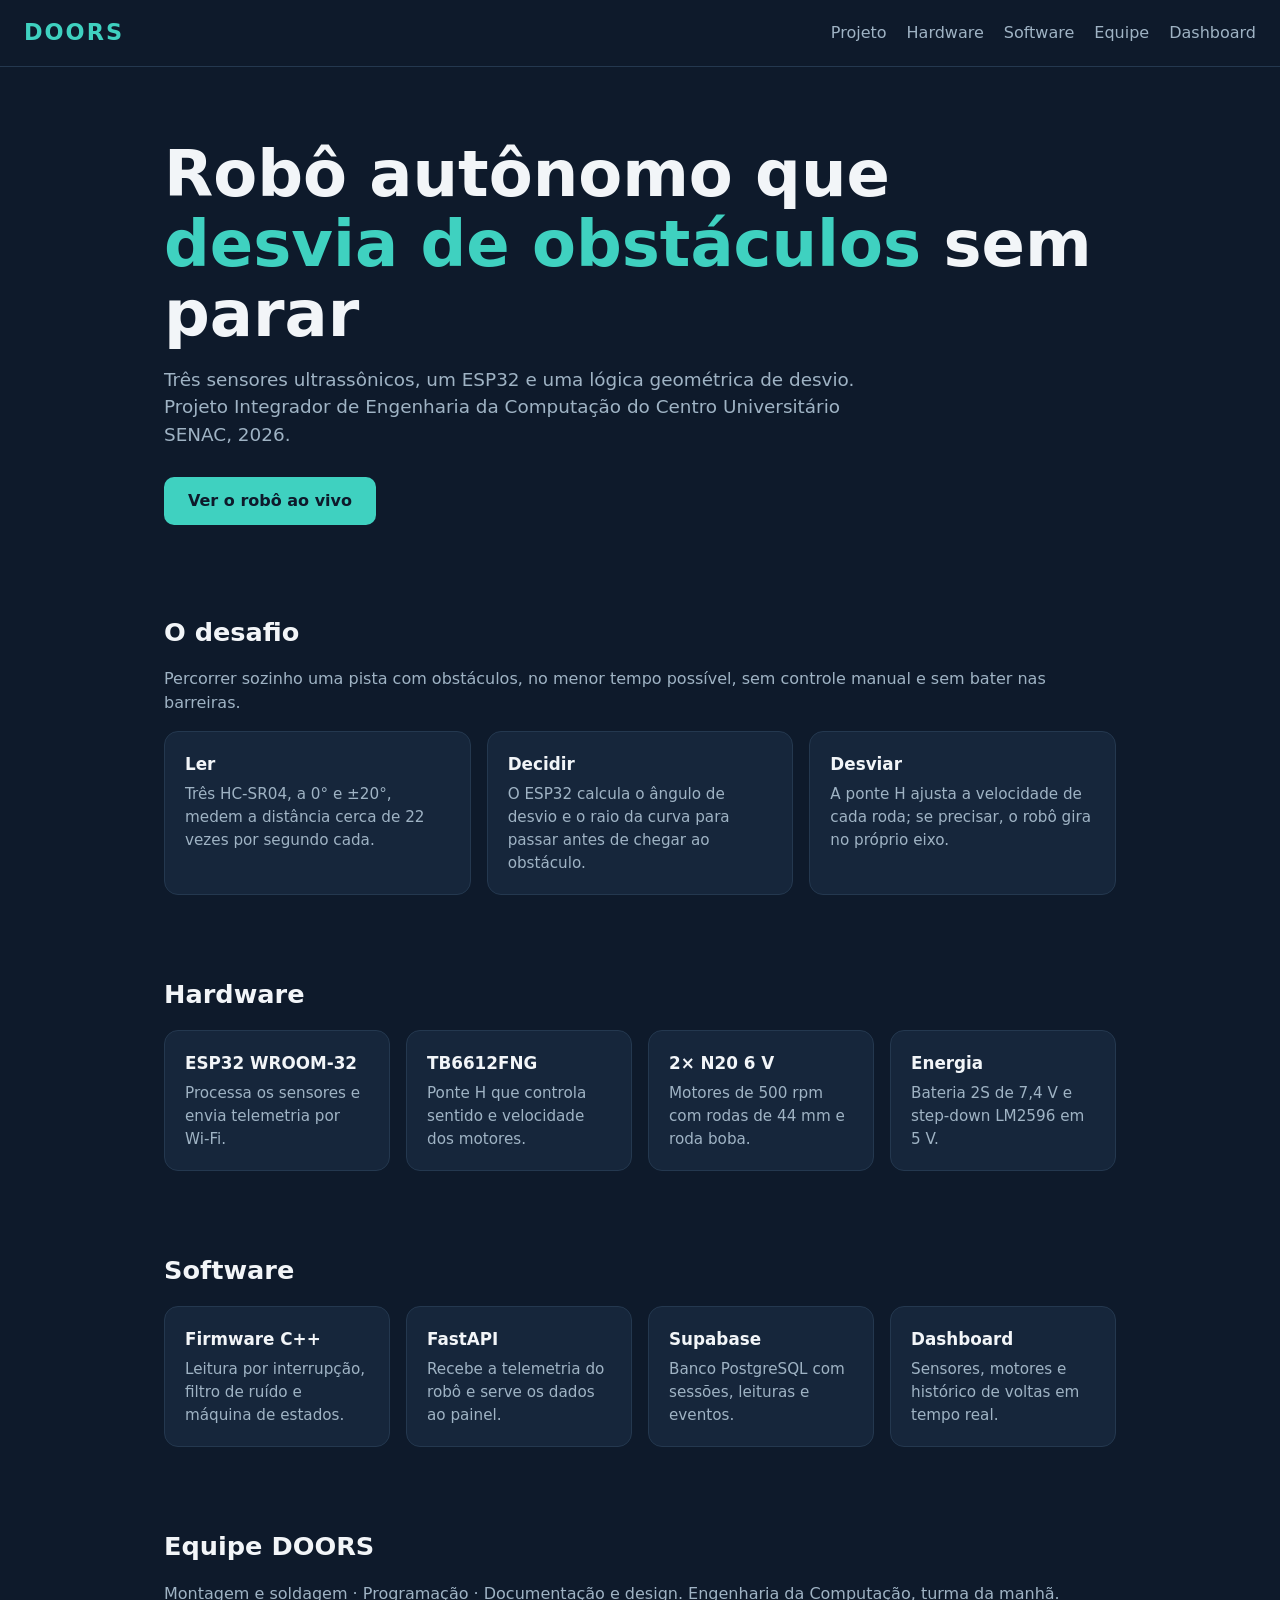
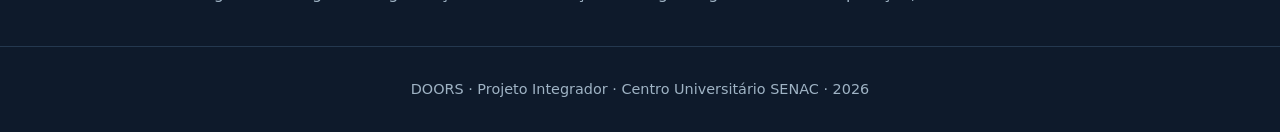
<file: dashboard/index.html>
<!doctype html>
<html lang="pt-BR">
<head>
  <meta charset="utf-8">
  <meta name="viewport" content="width=device-width, initial-scale=1">
  <title>DOORS · Robô desviador de obstáculos</title>
  <link rel="stylesheet" href="assets/style.css">
</head>
<body>
  <header class="topo">
    <a href="index.html" class="marca">DOORS</a>
    <nav>
      <a href="#projeto">Projeto</a>
      <a href="#hardware">Hardware</a>
      <a href="#software">Software</a>
      <a href="#equipe">Equipe</a>
      <a href="dashboard.html">Dashboard</a>
    </nav>
  </header>

  <main>
    <section class="hero">
      <h1>Robô autônomo que <span>desvia de obstáculos</span> sem parar</h1>
      <p>Três sensores ultrassônicos, um ESP32 e uma lógica geométrica de desvio. Projeto Integrador de Engenharia da Computação do Centro Universitário SENAC, 2026.</p>
      <a class="botao" href="dashboard.html">Ver o robô ao vivo</a>
    </section>

    <section class="secao" id="projeto">
      <h2>O desafio</h2>
      <p>Percorrer sozinho uma pista com obstáculos, no menor tempo possível, sem controle manual e sem bater nas barreiras.</p>
      <div class="grade">
        <div class="cartao"><h3>Ler</h3><p>Três HC-SR04, a 0° e ±20°, medem a distância cerca de 22 vezes por segundo cada.</p></div>
        <div class="cartao"><h3>Decidir</h3><p>O ESP32 calcula o ângulo de desvio e o raio da curva para passar antes de chegar ao obstáculo.</p></div>
        <div class="cartao"><h3>Desviar</h3><p>A ponte H ajusta a velocidade de cada roda; se precisar, o robô gira no próprio eixo.</p></div>
      </div>
    </section>

    <section class="secao" id="hardware">
      <h2>Hardware</h2>
      <div class="grade">
        <div class="cartao"><h3>ESP32 WROOM-32</h3><p>Processa os sensores e envia telemetria por Wi-Fi.</p></div>
        <div class="cartao"><h3>TB6612FNG</h3><p>Ponte H que controla sentido e velocidade dos motores.</p></div>
        <div class="cartao"><h3>2× N20 6 V</h3><p>Motores de 500 rpm com rodas de 44 mm e roda boba.</p></div>
        <div class="cartao"><h3>Energia</h3><p>Bateria 2S de 7,4 V e step-down LM2596 em 5 V.</p></div>
      </div>
    </section>

    <section class="secao" id="software">
      <h2>Software</h2>
      <div class="grade">
        <div class="cartao"><h3>Firmware C++</h3><p>Leitura por interrupção, filtro de ruído e máquina de estados.</p></div>
        <div class="cartao"><h3>FastAPI</h3><p>Recebe a telemetria do robô e serve os dados ao painel.</p></div>
        <div class="cartao"><h3>Supabase</h3><p>Banco PostgreSQL com sessões, leituras e eventos.</p></div>
        <div class="cartao"><h3>Dashboard</h3><p>Sensores, motores e histórico de voltas em tempo real.</p></div>
      </div>
    </section>

    <section class="secao" id="equipe">
      <h2>Equipe DOORS</h2>
      <p>Montagem e soldagem · Programação · Documentação e design. Engenharia da Computação, turma da manhã.</p>
    </section>
  </main>

  <footer>DOORS · Projeto Integrador · Centro Universitário SENAC · 2026</footer>
</body>
</html>
</file>
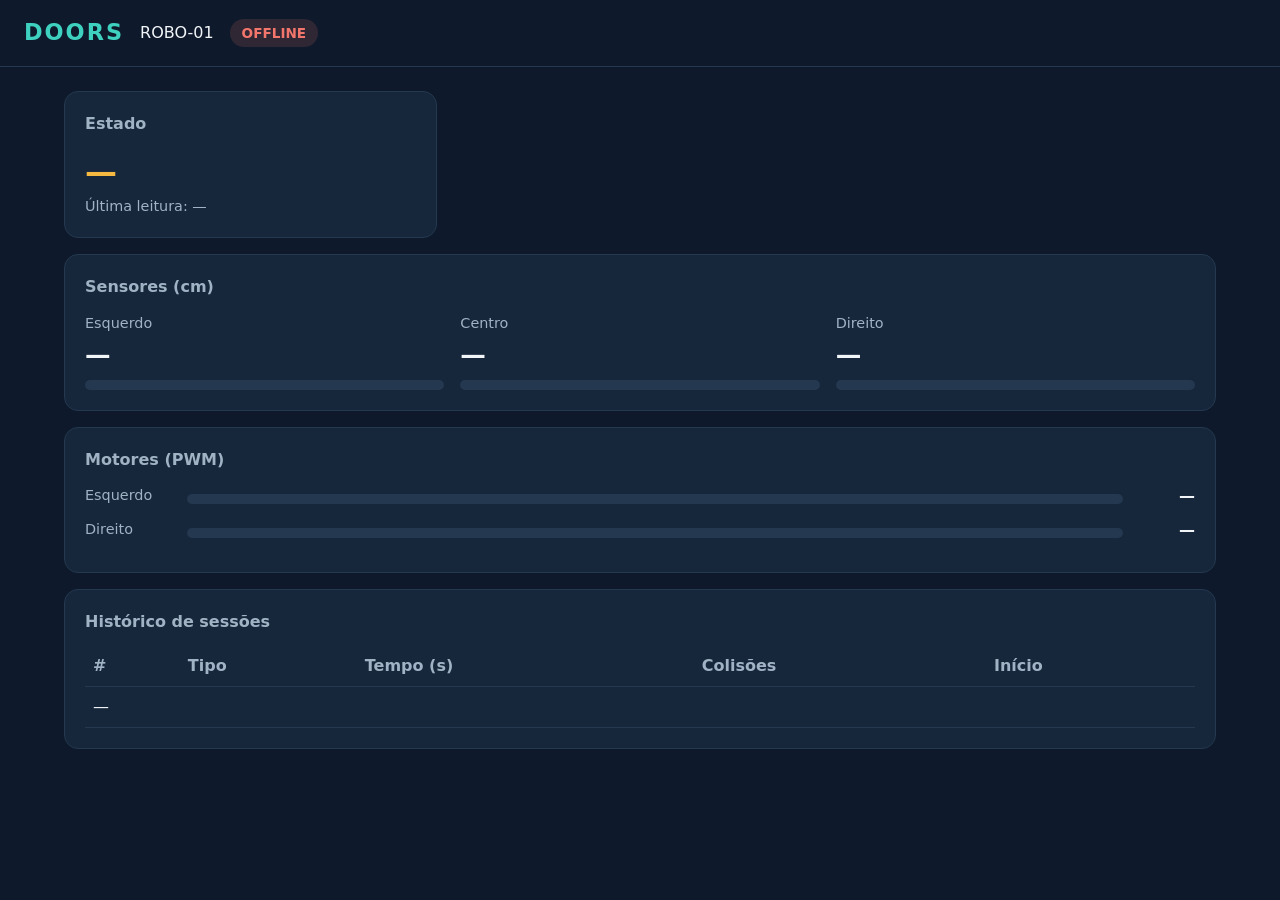
<file: dashboard/dashboard.html>
<!doctype html>
<html lang="pt-BR">
<head>
  <meta charset="utf-8">
  <meta name="viewport" content="width=device-width, initial-scale=1">
  <title>DOORS · Dashboard</title>
  <link rel="stylesheet" href="assets/style.css">
</head>
<body>
  <header class="topo">
    <a href="index.html" class="marca">DOORS</a>
    <span id="robo">ROBO-01</span>
    <span id="conexao" class="chip off">OFFLINE</span>
  </header>

  <main class="painel">
    <section class="cartao">
      <h2>Estado</h2>
      <p id="estado" class="valor">—</p>
      <p class="sub">Última leitura: <span id="idade">—</span></p>
    </section>

    <section class="cartao largo">
      <h2>Sensores (cm)</h2>
      <div class="sensores">
        <div><span>Esquerdo</span><strong id="s-esq">—</strong><div class="barra"><i id="b-esq"></i></div></div>
        <div><span>Centro</span><strong id="s-cen">—</strong><div class="barra"><i id="b-cen"></i></div></div>
        <div><span>Direito</span><strong id="s-dir">—</strong><div class="barra"><i id="b-dir"></i></div></div>
      </div>
    </section>

    <section class="cartao largo">
      <h2>Motores (PWM)</h2>
      <div class="motor"><span>Esquerdo</span><div class="barra"><i id="m-esq"></i></div><strong id="v-esq">—</strong></div>
      <div class="motor"><span>Direito</span><div class="barra"><i id="m-dir"></i></div><strong id="v-dir">—</strong></div>
    </section>

    <section class="cartao largo">
      <h2>Histórico de sessões</h2>
      <table>
        <thead><tr><th>#</th><th>Tipo</th><th>Tempo (s)</th><th>Colisões</th><th>Início</th></tr></thead>
        <tbody id="sessoes"><tr><td colspan="5">—</td></tr></tbody>
      </table>
    </section>
  </main>

  <script src="assets/config.js"></script>
  <script src="assets/dashboard.js"></script>
</body>
</html>
</file>
<file: dashboard/assets/style.css>
/* ---------------------------------------------------------------------------
   DOORS - estilo da landing page e do dashboard
--------------------------------------------------------------------------- */

:root {
  --fundo: #0e1a2b;
  --cartao: #16263b;
  --borda: #24384f;
  --texto: #f2f5f8;
  --suave: #9fb3c4;
  --verde: #3fd1c0;
  --ambar: #f5b841;
  --vermelho: #f2766b;
}

* { box-sizing: border-box; margin: 0; }

body {
  font-family: "Inter", system-ui, sans-serif;
  background: var(--fundo);
  color: var(--texto);
  line-height: 1.5;
}

a { color: var(--verde); }

/* Topo */
.topo {
  display: flex;
  align-items: center;
  gap: 16px;
  padding: 16px 24px;
  border-bottom: 1px solid var(--borda);
}
.marca { font-weight: 700; font-size: 1.4rem; text-decoration: none; letter-spacing: 2px; }
.topo nav { margin-left: auto; display: flex; gap: 20px; flex-wrap: wrap; }
.topo nav a { color: var(--suave); text-decoration: none; }
.topo nav a:hover { color: var(--texto); }

.chip { padding: 4px 12px; border-radius: 999px; font-size: 0.85rem; font-weight: 600; }
.chip.on { background: rgba(63, 209, 192, 0.15); color: var(--verde); }
.chip.off { background: rgba(242, 118, 107, 0.15); color: var(--vermelho); }

/* Dashboard */
.painel {
  display: grid;
  grid-template-columns: repeat(auto-fit, minmax(280px, 1fr));
  gap: 16px;
  padding: 24px;
  max-width: 1200px;
  margin: 0 auto;
}
.cartao {
  background: var(--cartao);
  border: 1px solid var(--borda);
  border-radius: 14px;
  padding: 20px;
}
.cartao h2 { font-size: 1rem; color: var(--suave); margin-bottom: 12px; font-weight: 600; }
.largo { grid-column: 1 / -1; }
.valor { font-size: 2rem; font-weight: 700; color: var(--ambar); }
.sub { color: var(--suave); font-size: 0.9rem; }

.sensores { display: grid; grid-template-columns: repeat(3, 1fr); gap: 16px; }
.sensores span, .motor span { color: var(--suave); font-size: 0.9rem; }
.sensores strong { display: block; font-size: 1.6rem; }

.barra { height: 10px; background: var(--borda); border-radius: 999px; overflow: hidden; margin-top: 6px; }
.barra i { display: block; height: 100%; width: 0; background: var(--verde); transition: width 0.3s; }
.barra i.re { background: var(--ambar); }

.motor { display: grid; grid-template-columns: 90px 1fr 60px; align-items: center; gap: 12px; margin-bottom: 10px; }
.motor strong { text-align: right; }

table { width: 100%; border-collapse: collapse; }
th, td { text-align: left; padding: 8px; border-bottom: 1px solid var(--borda); }
th { color: var(--suave); font-weight: 600; }

/* Landing page */
.hero { max-width: 1000px; margin: 0 auto; padding: 72px 24px 48px; }
.hero h1 { font-size: clamp(2.2rem, 6vw, 4rem); line-height: 1.1; }
.hero h1 span { color: var(--verde); }
.hero p { color: var(--suave); font-size: 1.15rem; margin-top: 16px; max-width: 720px; }
.botao {
  display: inline-block;
  margin-top: 28px;
  padding: 12px 24px;
  border-radius: 10px;
  background: var(--verde);
  color: var(--fundo);
  font-weight: 700;
  text-decoration: none;
}

.secao { max-width: 1000px; margin: 0 auto; padding: 40px 24px; }
.secao h2 { font-size: 1.6rem; margin-bottom: 16px; }
.secao p { color: var(--suave); }
.grade { display: grid; grid-template-columns: repeat(auto-fit, minmax(220px, 1fr)); gap: 16px; margin-top: 16px; }
.grade .cartao h3 { font-size: 1.05rem; margin-bottom: 6px; }
.grade .cartao p { font-size: 0.95rem; }

footer { text-align: center; color: var(--suave); padding: 32px 24px; border-top: 1px solid var(--borda); font-size: 0.9rem; }
</file>
